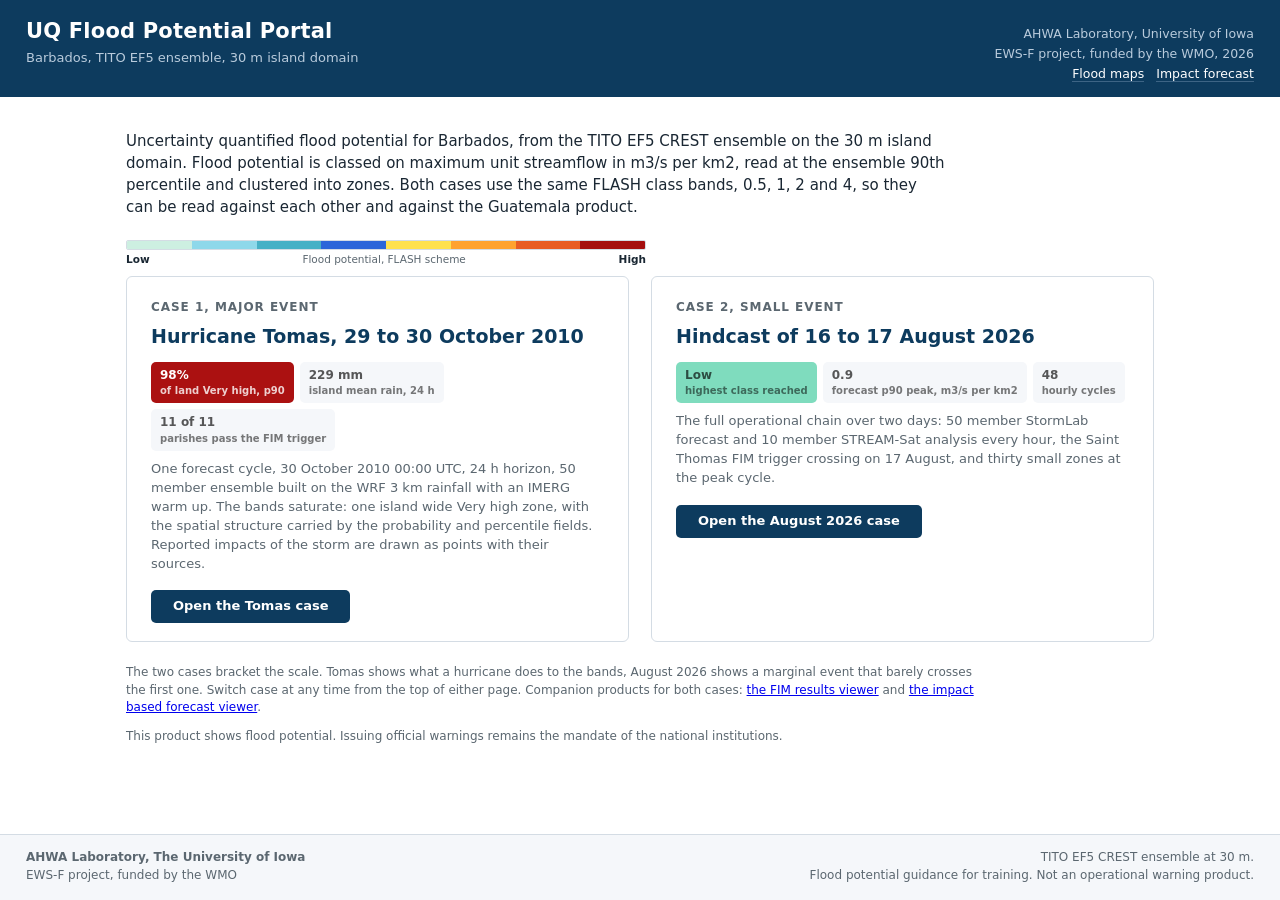
<file: index.html>
<!DOCTYPE html>
<html lang="en">
<head>
<meta charset="utf-8">
<meta name="viewport" content="width=device-width, initial-scale=1">
<title>UQ Flood Potential Portal. Barbados</title>
<meta name="description" content="Uncertainty quantified flood potential products for Barbados from the TITO EF5 ensemble at 30 m. Two demonstration cases: the hindcast of 16 to 17 August 2026 and Hurricane Tomas, 29 to 30 October 2010.">
<link rel="icon" href="data:image/svg+xml,%3Csvg xmlns='http://www.w3.org/2000/svg' viewBox='0 0 16 16'%3E%3Cpath d='M8 1L15 14H1z' fill='%23F4802A'/%3E%3C/svg%3E">
<link rel="stylesheet" href="assets/css/style.css">
<script>
/* Links saved before the site carried two events point at the August 2026 cycles.
   Forward them to that event so they keep working. */
if (location.hash && location.hash.indexOf("c=2026") !== -1) {
  location.replace("aug2026/" + location.hash);
}
</script>
</head>
<body class="landing-body">

<header class="site-head">
  <div class="wrap head-row">
    <div>
      <h1>UQ Flood Potential Portal</h1>
      <p class="head-sub">Barbados, TITO EF5 ensemble, 30 m island domain</p>
    </div>
    <div class="head-meta">
      <span>AHWA Laboratory, University of Iowa</span>
      <span>EWS-F project, funded by the WMO, 2026</span>
      <span><a href="https://ahwalab.github.io/Barbados_fim/">Flood maps</a> &nbsp; <a href="https://ahwalab.github.io/Barbados_IFB/">Impact forecast</a></span>
    </div>
  </div>
</header>

<div class="wrap landing">
  <p class="landing-intro">
    Uncertainty quantified flood potential for Barbados, from the TITO EF5 CREST ensemble on the
    30 m island domain. Flood potential is classed on maximum unit streamflow in m3/s per km2,
    read at the ensemble 90th percentile and clustered into zones. Both cases use the same
    FLASH class bands, 0.5, 1, 2 and 4, so they can be read against each other and against
    the Guatemala product.
  </p>

  <div class="flashbar">
    <div style="background:#CDEFE1"></div><div style="background:#8ED8EA"></div><div style="background:#46B0C6"></div><div style="background:#2B66D9"></div>
    <div style="background:#FFE14D"></div><div style="background:#FFA22E"></div><div style="background:#E85C22"></div><div style="background:#A50F0F"></div>
  </div>
  <div class="flashlabels"><b>Low</b><span>Flood potential, FLASH scheme</span><b>High</b></div>

  <div class="portal-grid">
    <a class="portal-card" href="tomas2010/" id="card-tomas">
      <span class="portal-lang">Case 1, major event</span>
      <span class="portal-title">Hurricane Tomas, 29 to 30 October 2010</span>
      <span class="stats">
        <span class="stat" style="background:#AB1111;color:#fff">98%<small>of land Very high, p90</small></span>
        <span class="stat">229 mm<small>island mean rain, 24 h</small></span>
        <span class="stat">11 of 11<small>parishes pass the FIM trigger</small></span>
      </span>
      <span class="portal-desc">One forecast cycle, 30 October 2010 00:00 UTC, 24 h horizon,
        50 member ensemble built on the WRF 3 km rainfall with an IMERG warm up. The bands
        saturate: one island wide Very high zone, with the spatial structure carried by the
        probability and percentile fields. Reported impacts of the storm are drawn as points with
        their sources.</span>
      <span class="portal-go">Open the Tomas case</span>
    </a>
    <a class="portal-card" href="aug2026/" id="card-aug">
      <span class="portal-lang">Case 2, small event</span>
      <span class="portal-title">Hindcast of 16 to 17 August 2026</span>
      <span class="stats">
        <span class="stat" style="background:#7FDCBE">Low<small>highest class reached</small></span>
        <span class="stat">0.9<small>forecast p90 peak, m3/s per km2</small></span>
        <span class="stat">48<small>hourly cycles</small></span>
      </span>
      <span class="portal-desc">The full operational chain over two days: 50 member StormLab
        forecast and 10 member STREAM-Sat analysis every hour, the Saint Thomas FIM trigger
        crossing on 17 August, and thirty small zones at the peak cycle.</span>
      <span class="portal-go">Open the August 2026 case</span>
    </a>
  </div>

  <p class="landing-note">
    The two cases bracket the scale. Tomas shows what a hurricane does to the bands, August 2026
    shows a marginal event that barely crosses the first one. Switch case at any time from the
    top of either page. Companion products for both cases:
    <a href="https://ahwalab.github.io/Barbados_fim/">the FIM results viewer</a> and
    <a href="https://ahwalab.github.io/Barbados_IFB/">the impact based forecast viewer</a>.
  </p>
  <p class="landing-note">
    This product shows flood potential. Issuing official warnings remains the mandate of the
    national institutions.
  </p>
</div>

<footer class="site-foot landing-foot">
  <div class="wrap foot-row">
    <div>
      <strong>AHWA Laboratory, The University of Iowa</strong><br>
      EWS-F project, funded by the WMO
    </div>
    <div class="foot-right">
      TITO EF5 CREST ensemble at 30 m.<br>
      Flood potential guidance for training. Not an operational warning product.
    </div>
  </div>
</footer>
</body>
</html>
</file>
<file: assets/css/style.css>
/* Barbados viewers. Plain, quiet design: the maps carry the color.
   Shared base stylesheet, copied into each of the three viewer folders. */

:root {
  --navy: #0d3b5e;
  --blue: #2b6ca3;
  --ink: #1a2733;
  --mute: #5b6770;
  --line: #d4dce4;
  --panel: #f5f7fa;
  --surface: #ffffff;
  --wet: #d9e7f3;
  --wet-line: #9dbcd8;
}

* { box-sizing: border-box; }

body {
  margin: 0;
  font-family: "Segoe UI", system-ui, -apple-system, Roboto, "Helvetica Neue", Arial, sans-serif;
  color: var(--ink);
  background: var(--surface);
  font-size: 14px;
  line-height: 1.45;
}

.wrap { max-width: 1440px; margin: 0 auto; padding: 0 26px; }

/* header */
.site-head { background: var(--navy); color: #fff; }
.head-row { display: flex; justify-content: space-between; align-items: baseline;
  gap: 18px; flex-wrap: wrap; padding-top: 16px; padding-bottom: 14px; }
.site-head h1 { margin: 0; font-size: 21px; font-weight: 600; letter-spacing: 0.2px; }
.head-sub { margin: 3px 0 0; font-size: 13px; color: #b9cbdc; }
.head-meta { text-align: right; font-size: 12.5px; color: #b9cbdc; display: flex;
  flex-direction: column; gap: 2px; }
.head-meta a { color: #fff; text-decoration: none; border-bottom: 1px solid #3d6485; }
.head-meta a:hover { border-color: #fff; }

.context-band { background: var(--panel); border-bottom: 1px solid var(--line);
  font-size: 12.5px; color: var(--mute); }
.context-band .wrap { padding-top: 8px; padding-bottom: 8px; }

/* controls */
.controls { display: flex; gap: 26px; align-items: center; flex-wrap: wrap;
  padding: 14px 0 10px; }
.ctl-group { display: flex; gap: 8px; align-items: center; }
.ctl-label { font-size: 11.5px; color: var(--mute); text-transform: uppercase;
  letter-spacing: 0.05em; }
.seg { display: inline-flex; border: 1px solid var(--line); border-radius: 5px; overflow: hidden; }
.seg button { border: 0; background: var(--surface); color: var(--ink); padding: 6px 13px;
  font: inherit; font-size: 13px; cursor: pointer; border-right: 1px solid var(--line); }
.seg button:last-child { border-right: 0; }
.seg button:hover { background: var(--panel); }
.seg button.on { background: var(--navy); color: #fff; }
.seg button:disabled { color: #b3bcc4; cursor: not-allowed; background: #fafbfc; }
.toggle, .step { border: 1px solid var(--line); background: var(--surface); color: var(--ink);
  padding: 6px 13px; border-radius: 5px; font: inherit; font-size: 13px; cursor: pointer; }
.toggle:hover, .step:hover { background: var(--panel); }
.toggle.on { background: var(--navy); border-color: var(--navy); color: #fff; }
.toggle.muted { color: #8b98a5; }
.step { padding: 6px 9px; font-size: 11px; color: var(--mute); }
select.picker { border: 1px solid var(--line); border-radius: 5px; padding: 6px 8px;
  font: inherit; font-size: 13px; background: var(--surface); color: var(--ink); }

/* day and hour picker */
.clock { padding: 2px 0 8px; }
.dayrow { display: flex; align-items: center; gap: 5px; margin-bottom: 4px; }
.dayrow .day { width: 58px; font-size: 12px; color: var(--mute); font-weight: 600; }
.chip { width: 30px; height: 24px; border: 1px solid var(--line); border-radius: 4px;
  font-size: 10.5px; display: flex; align-items: center; justify-content: center;
  cursor: pointer; background: var(--surface); user-select: none; }
.chip:hover { border-color: var(--blue); }
.chip.quiet { background: #f1f3f5; color: #9aa7b3; }
.chip.wet { background: var(--wet); border-color: var(--wet-line); }
.chip.sel { background: var(--navy); border-color: var(--navy); color: #fff; font-weight: 700; }
.chip.gap { visibility: hidden; }

/* main layout */
.main { display: flex; gap: 26px; align-items: flex-start; padding-bottom: 6px; }
.map-col { flex: 1 1 620px; min-width: 380px; }
.mapbox { position: relative; border: 1px solid var(--line); border-radius: 4px;
  overflow: hidden; background: #eef2f5; height: min(68vh, 720px); }
#map { position: absolute; inset: 0; }
.quiet-msg { position: absolute; inset: 0; z-index: 500; display: flex; align-items: center;
  justify-content: center; color: var(--mute); font-size: 15px;
  background: rgba(244,246,248,0.93); padding: 0 30px; text-align: center; }
.map-caption { font-size: 11px; color: var(--mute); margin-top: 6px; }

/* side panel */
.side { flex: 0 1 380px; min-width: 300px; }
.cyc-head { display: flex; align-items: center; gap: 10px; margin: 2px 0 10px; }
.cyc-head h2 { font-size: 16px; margin: 0; font-weight: 600; }
.badge { font-size: 11px; padding: 2px 9px; border-radius: 9px; font-weight: 600; }
.badge.trig { background: #e3edf6; color: var(--navy); }
.badge.quiet { background: #eef0f2; color: var(--mute); }
.badge.warn { background: #fdf0d5; color: #8a5b00; }
.kv { display: grid; grid-template-columns: auto 1fr; gap: 3px 14px; margin: 0 0 12px; }
.kv dt { color: var(--mute); }
.kv dd { margin: 0; font-variant-numeric: tabular-nums; }
table.st { border-collapse: collapse; width: 100%; font-size: 12.5px; margin-bottom: 12px; }
table.st th, table.st td { border-bottom: 1px solid var(--line); padding: 5px 7px;
  text-align: right; font-variant-numeric: tabular-nums; }
table.st th:first-child, table.st td:first-child { text-align: left; }
table.st th { color: var(--mute); font-weight: 600; }
table.st tr.on td { background: var(--panel); font-weight: 600; }
.legend { display: flex; gap: 10px; flex-wrap: wrap; font-size: 11px; color: var(--mute);
  margin-bottom: 8px; }
.legend i { display: inline-block; width: 11px; height: 11px; border-radius: 2px;
  margin-right: 4px; vertical-align: -1px; }
.legend i.ring { border: 2px solid #111; background: #fff; border-radius: 50%;
  width: 8px; height: 8px; }
.legend i.dash { border-top: 2px dashed #0d3b5e; height: 0; width: 16px; border-radius: 0;
  vertical-align: 3px; }
.note { font-size: 11.5px; color: var(--mute); margin-top: 10px; }
.note strong { color: var(--ink); }
.flag { font-size: 11.5px; color: #8a5b00; background: #fdf0d5; border: 1px solid #f0dcae;
  border-radius: 4px; padding: 7px 9px; margin-top: 10px; }

/* timeline */
.timeline { padding: 12px 0 20px; }
.tl-head { display: flex; justify-content: space-between; align-items: baseline;
  gap: 14px; flex-wrap: wrap; margin-bottom: 4px; }
.tl-head h3 { font-size: 14px; margin: 0; font-weight: 600; }
.tl-key { font-size: 11px; color: var(--mute); }
.tl-key i { display: inline-block; vertical-align: middle; margin: 0 5px 0 12px; }
.tl-key i.k-line { width: 16px; height: 0; border-top: 2px solid var(--blue); }
.tl-key i.k-ss { width: 16px; height: 0; border-top: 2px dashed #b3541e; }
.tl-key i.k-trig { width: 16px; height: 0; border-top: 1px solid #9aa7b3; }
.tl-key i.k-cur { width: 0; height: 12px; border-left: 3px solid var(--ink); }
.stripwrap { position: relative; }
svg#strip { width: 100%; height: 130px; display: block; cursor: pointer; }
.tooltip { position: absolute; background: var(--ink); color: #fff; font-size: 11.5px;
  padding: 5px 9px; border-radius: 4px; pointer-events: none; white-space: nowrap;
  transform: translate(-50%, -110%); z-index: 900; }
.tl-cap { font-size: 11px; color: var(--mute); margin-top: 2px; }

/* footer */
.site-foot { border-top: 1px solid var(--line); background: var(--panel);
  margin-top: 8px; font-size: 12px; color: var(--mute); }
.foot-row { display: flex; justify-content: space-between; gap: 18px; flex-wrap: wrap;
  padding-top: 14px; padding-bottom: 16px; }
.foot-right { text-align: right; }

/* landing page */
.landing-body { display: flex; flex-direction: column; min-height: 100vh; }
.landing { flex: 1 0 auto; padding-top: 34px; padding-bottom: 30px; max-width: 1080px; }
.landing-intro { font-size: 15px; color: var(--ink); margin: 0 0 22px; max-width: 820px; }
.portal-grid { display: flex; gap: 22px; flex-wrap: wrap; margin: 8px 0 22px; }
.portal-card { flex: 1 1 300px; border: 1px solid var(--line); border-radius: 6px;
  padding: 22px 24px 18px; text-decoration: none; color: var(--ink);
  background: var(--surface); display: flex; flex-direction: column; gap: 7px; }
.portal-card:hover { border-color: var(--blue); background: #fbfcfe; }
.portal-lang { font-size: 12px; color: var(--mute); text-transform: uppercase;
  letter-spacing: 0.08em; font-weight: 600; }
.portal-title { font-size: 19px; font-weight: 600; color: var(--navy); }
.portal-desc { font-size: 13px; color: var(--mute); }
.portal-go { margin-top: 10px; align-self: flex-start; background: var(--navy);
  color: #fff; font-size: 13px; font-weight: 600; padding: 7px 22px; border-radius: 5px; }
.portal-card:hover .portal-go { background: var(--blue); }
.landing-note { font-size: 12px; color: var(--mute); max-width: 860px; }
.landing-foot { margin-top: 0; }
.doc { max-width: 860px; }
.doc h2 { font-size: 17px; margin: 26px 0 6px; }
.doc h3 { font-size: 14px; margin: 18px 0 4px; }
.doc table { border-collapse: collapse; width: 100%; font-size: 13px; margin: 10px 0; }
.doc th, .doc td { border: 1px solid var(--line); padding: 5px 8px; text-align: left; }
.doc th { background: var(--panel); font-weight: 600; }

/* leaflet trims, ASCII only in the interface */
.leaflet-container { font-family: inherit; font-size: 12px; background: #eef2f5; }
.leaflet-control-attribution { font-size: 10px; }
.leaflet-popup-content { margin: 10px 12px; font-size: 12.5px; }
.leaflet-popup-content b { color: var(--navy); }
.leaflet-popup-content table { border-collapse: collapse; margin-top: 5px; }
.leaflet-popup-content td { padding: 1px 8px 1px 0; }
.map-legend { background: rgba(255,255,255,0.92); padding: 8px 10px; border-radius: 4px;
  border: 1px solid var(--line); font-size: 11px; line-height: 1.5; color: var(--ink); }
.map-legend b { display: block; margin-bottom: 3px; font-size: 11px; color: var(--mute);
  text-transform: uppercase; letter-spacing: 0.05em; }
.map-legend i { display: inline-block; width: 12px; height: 12px; margin-right: 5px;
  vertical-align: -2px; border-radius: 2px; }

@media (max-width: 980px) {
  .main { flex-direction: column; }
  .map-col, .side { width: 100%; max-width: none; }
  .head-meta, .foot-right { text-align: left; }
}

/* keep 30 m cells crisp when zoomed in */
img.leaflet-image-layer { image-rendering: pixelated; image-rendering: crisp-edges; }

/* additions for the two event site, September 2026 */
.eventtag { font-size: 11.5px; color: var(--mute); border: 1px solid var(--line);
  border-left: 3px solid var(--blue); padding: 4px 10px; background: #fbfcfd; border-radius: 3px; }
.flashbar { height: 12px; display: flex; border-radius: 2px; overflow: hidden;
  border: 1px solid var(--line); margin: 4px 0 2px; }
.flashbar div { flex: 1; }
.flashlabels { display: flex; justify-content: space-between; font-size: 10.5px;
  color: var(--mute); margin: 0 0 6px; }
.flashlabels b { color: var(--ink); font-weight: 600; }
.rampbox { display: flex; height: 11px; border-radius: 2px; overflow: hidden;
  border: 1px solid var(--line); margin-top: 3px; }
.rampbox div { flex: 1; }
.ramplab { display: flex; font-size: 9.5px; color: var(--mute); margin-top: 1px; }
.ramplab span { flex: 1; text-align: left; }
.ramplab span.last { text-align: right; flex: 0 0 auto; }
.rampunit { font-size: 10px; color: var(--mute); }
.lg-note { margin-top: 3px; color: var(--mute); font-size: 10.5px; }
.lg-sub { margin-top: 7px; font-size: 10.5px; color: var(--mute); text-transform: uppercase;
  letter-spacing: 0.05em; }
.map-legend { max-width: 250px; }
.sw { display: inline-block; width: 10px; height: 10px; border-radius: 2px; margin-right: 6px;
  vertical-align: -1px; }
table.pt { border-collapse: collapse; width: 100%; font-size: 11.5px; margin-bottom: 10px; }
table.pt th, table.pt td { border-bottom: 1px solid var(--line); padding: 3px 5px; text-align: right;
  font-variant-numeric: tabular-nums; white-space: nowrap; }
table.pt th:first-child, table.pt td:first-child { text-align: left; }
table.pt td:nth-child(4) { text-align: left; }
table.pt th { color: var(--mute); font-weight: 600; }
.side h3.sub { font-size: 12px; margin: 12px 0 4px; font-weight: 600; color: var(--mute);
  text-transform: uppercase; letter-spacing: 0.05em; }
rect.mbar:hover { stroke: #1a2733; stroke-width: 2; }
.head-meta .lang { display: inline-block; border: 1px solid #3d6485; border-radius: 3px;
  padding: 2px 9px; color: #fff; text-decoration: none; }
.portal-card .stats { display: flex; gap: 6px; flex-wrap: wrap; margin: 4px 0 2px; }
.portal-card .stat { border-radius: 5px; padding: 5px 9px; font-size: 12px; font-weight: 700;
  color: rgba(0,0,0,0.65); background: var(--panel); }
.portal-card .stat small { display: block; font-weight: 600; font-size: 10px; opacity: 0.8; }
.portal-card .badge { margin-left: 8px; vertical-align: 2px; }
.portal-card.suggested { border-color: var(--blue); }
.landing .flashbar { max-width: 520px; height: 10px; margin-top: 18px; }
.landing .flashlabels { max-width: 520px; }
.landing h3.sec { font-size: 13px; text-transform: uppercase; letter-spacing: 0.06em;
  color: var(--mute); margin: 26px 0 10px; }
.mrow { display: flex; gap: 8px; margin-top: 8px; flex-wrap: wrap; }
.mrow span { font-size: 12px; font-weight: 700; padding: 4px 12px; border-radius: 4px; color: rgba(0,0,0,0.65); }
.controls .static { font-size: 13px; color: var(--ink); padding: 6px 0; }

.kv { grid-template-columns: auto minmax(0, 1fr); }
.kv dt { white-space: nowrap; }
.side { flex: 0 1 400px; min-width: 300px; max-width: 100%; }
.side .tablewrap { overflow-x: auto; }
table.pt th, table.pt td { white-space: normal; }
table.pt td:first-child { white-space: nowrap; }
</file>
